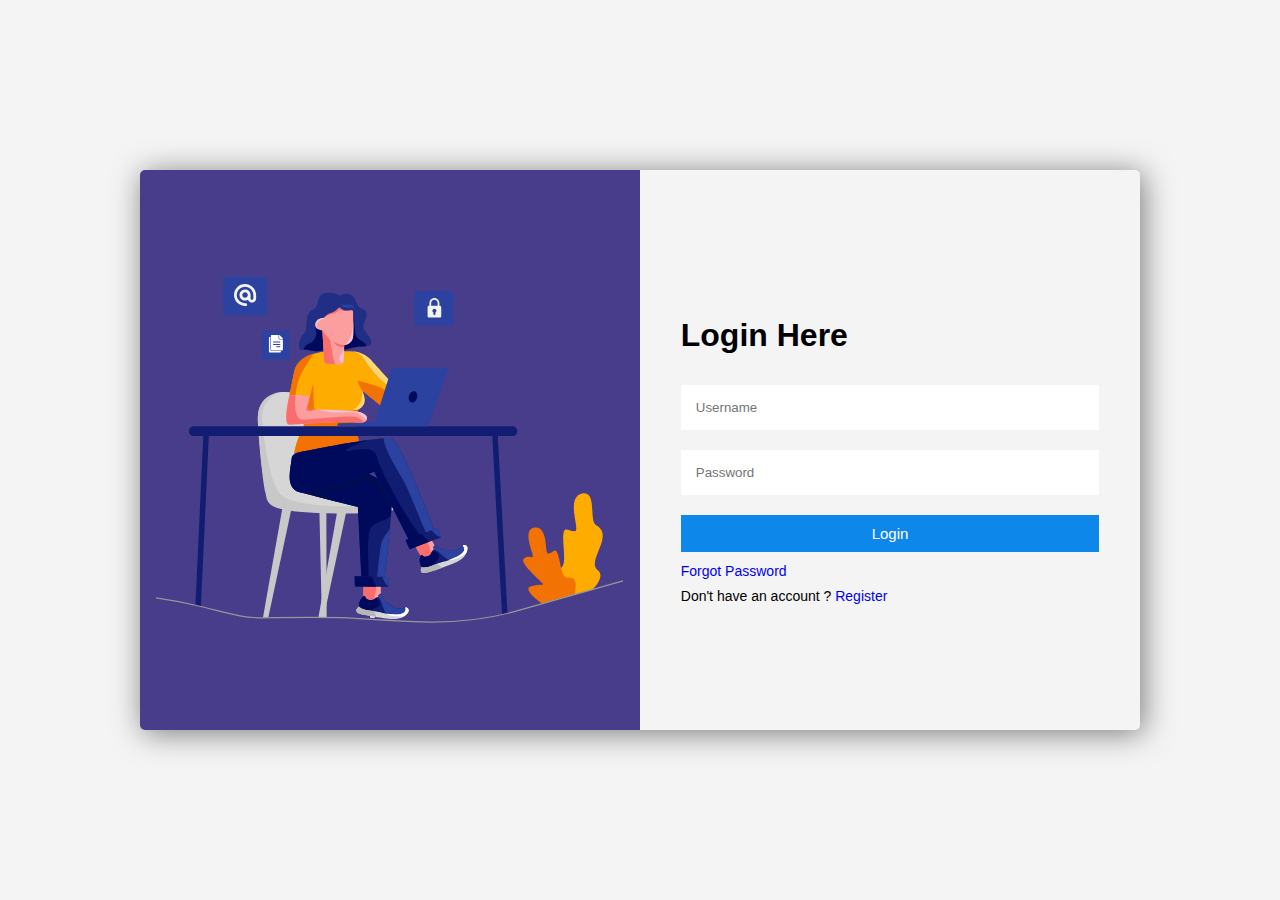
<file: animatedloginui/index.html>
<!DOCTYPE html>
<html lang="en">

<head>

    <title>Animated Login UI</title>

    <!-- fontawesome cdn -->
    <link rel="stylesheet" href="https://cdnjs.cloudflare.com/ajax/libs/font-awesome/5.15.4/css/all.min.css"
        integrity="sha512-1ycn6IcaQQ40/MKBW2W4Rhis/DbILU74C1vSrLJxCq57o941Ym01SwNsOMqvEBFlcgUa6xLiPY/NS5R+E6ztJQ=="
        crossorigin="anonymous" referrerpolicy="no-referrer" />

    <link href="css/style.css" rel="stylesheet" type="text/css">
</head>

<body>



    <div class="container">

        <!-- Start Login Section -->
        <div class="main-container login">

            <div class="img-container login-img">
                <img src="./img/login.svg" alt="login">
            </div>

            <div class="form-container login-form">

                <form action="" method="">
                    <h1 class="text-center pb-3">Login Here</h1>


                    <input type="text" name="username" id="username" class="form-control" placeholder="Username"
                        autocomplete="off">



                    <input type="password" name="password" id="password" class="form-control" placeholder="Password">


                    <div class="d-grid">
                        <button type="submit" class="btn">Login</button>
                    </div>

                    <a href="#" class="forgot-link">Forgot Password</a>
                    <span>Don't have an account ? <a href="#" class="register-link">Register</a></span>
                </form>

            </div>

        </div>
        <!-- End Login Section -->







        <!-- Start Register Section -->
        <div class="main-container register">

            <div class="form-container register-form">

                <form action="" method="">
                    <h1 class="text-center pb-3">Register Here</h1>


                    <input type="text" name="usernamereg" id="usernamereg" class="form-control" placeholder="Username"
                        autocomplete="off">




                    <input type="text" name="emailreg" id="emailreg" class="form-control" placeholder="Email"
                        autocomplete="off">




                    <input type="password" name="passwordreg" id="passwordreg" class="form-control"
                        placeholder="Password">



                    <div class="d-grid">
                        <button type="submit" class="btn">Register</button>
                    </div>


                    <span>Have an account ? <a href="#" class="login-link">Login Here</a></span>
                </form>

            </div>


            <div class="img-container register-img">
                <img src="./img/register.svg" alt="register">
            </div>

        </div>
        <!-- End Register Section -->











        <!-- Start Forgot Section -->
        <div class="main-container forgot">

            <div class="form-container forgot-form">

                <form action="" method="">
                    <h1 class="text-center pb-3">Reset Password</h1>


                    <input type="text" name="emailfog" id="emailfog" class="form-control" placeholder="Email"
                        autocomplete="off">




                    <div class="d-grid">
                        <button type="submit" class="btn">Reset Password</button>
                    </div>


                    <span>We will send you a reset link!!!</span>
                </form>


                <div class="close">
                    <i class="fas fa-times"></i>
                </div>

            </div>





            <div class="img-container forgot-img">
                <img src="./img/forgot.svg" alt="forgot">
            </div>

        </div>
        <!-- End Forgot Section -->

    </div>















    <script src="js/app.js" type="text/javascript"></script>
</body>

</html>
</file>
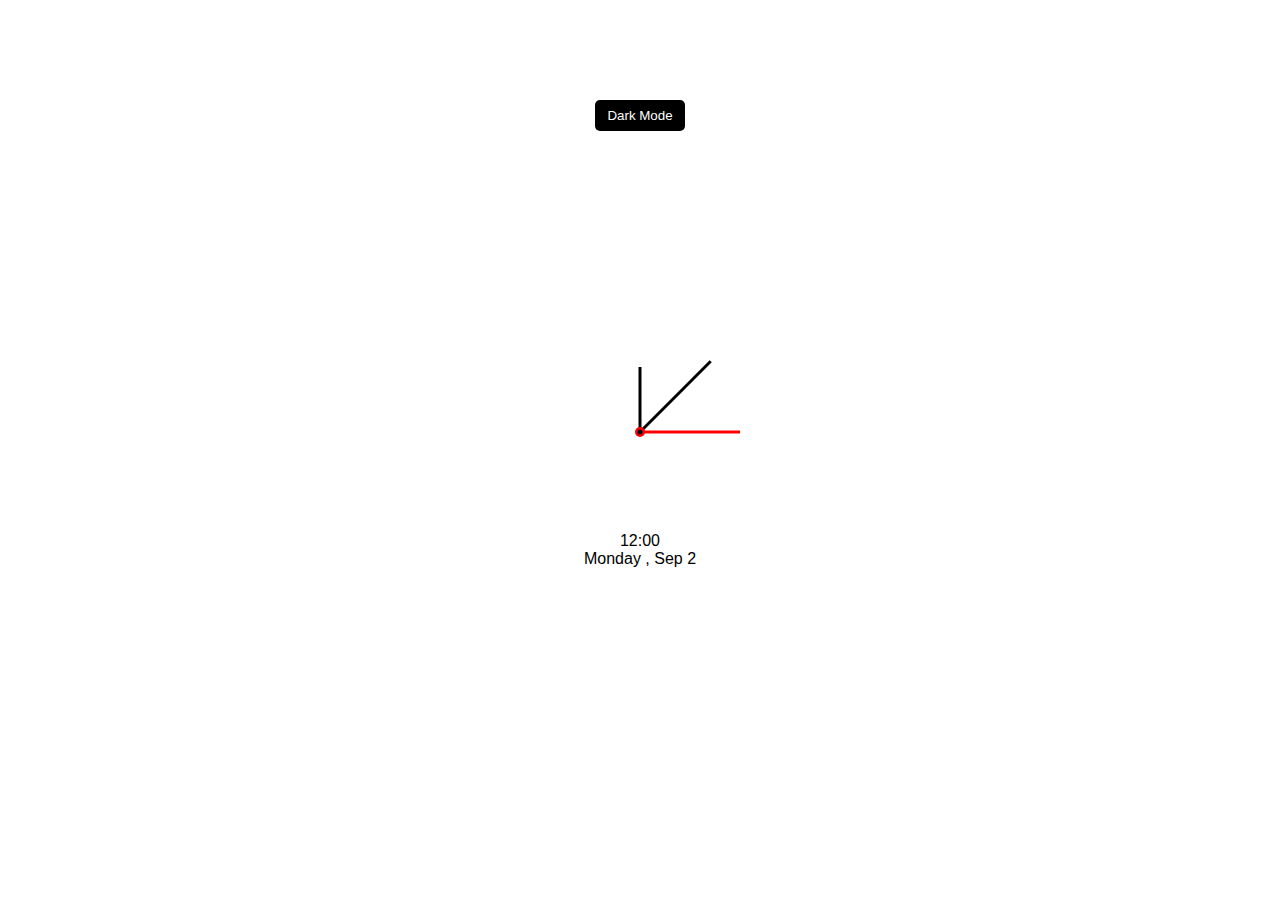
<file: clock/index.html>
<!DOCTYPE html>
<html lang="en">

<head>

    <title>Document</title>
    <link href="css/style.css" rel="stylesheet" type="text/css">
    <link rel="stylesheet" href="https://cdnjs.cloudflare.com/ajax/libs/font-awesome/6.0.0-beta2/css/all.min.css"
        integrity="sha512-YWzhKL2whUzgiheMoBFwW8CKV4qpHQAEuvilg9FAn5VJUDwKZZxkJNuGM4XkWuk94WCrrwslk8yWNGmY1EduTA=="
        crossorigin="anonymous" referrerpolicy="no-referrer" />
</head>

<body>



    <button class="toggle"><i class="fas fa-moon"></i>Dark Mode</button>

    <div class="clock-container">
        <div class="clock">
            <div class="needle hour"></div>
            <div class="needle minute"></div>
            <div class="needle second"></div>
            <div class="center-point"></div>

        </div>

        <div class="time">12:00</div>
        <div class="date">Monday , Sep <span class="circle">2</span></div>
    </div>











    <script src="js/app.js" type="text/javascript"></script>
</body>

</html>
</file>
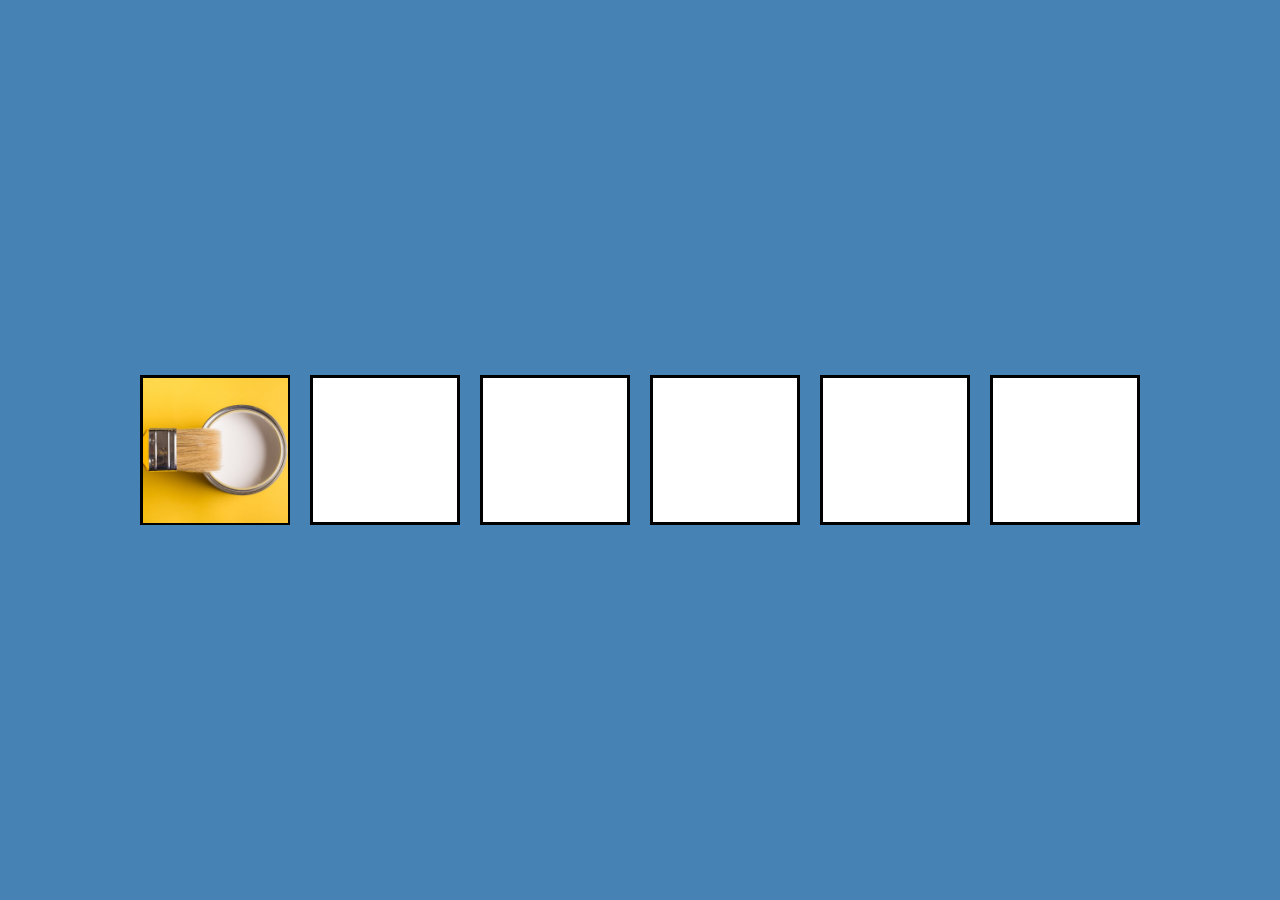
<file: draganddrop/index.html>
<!DOCTYPE html>
<html lang="en">

<head>

    <title>Drag And Drop</title>

    <link href="css/style.css" rel="stylesheet" type="text/css">
</head>

<body>



    <div class="empty">
        <div class="fill" draggable="true"></div>
    </div>

    <div class="empty"></div>
    <div class="empty"></div>
    <div class="empty"></div>
    <div class="empty"></div>
    <div class="empty"></div>









    <script src="js/app.js" type="text/javascript"></script>
</body>

</html>
</file>
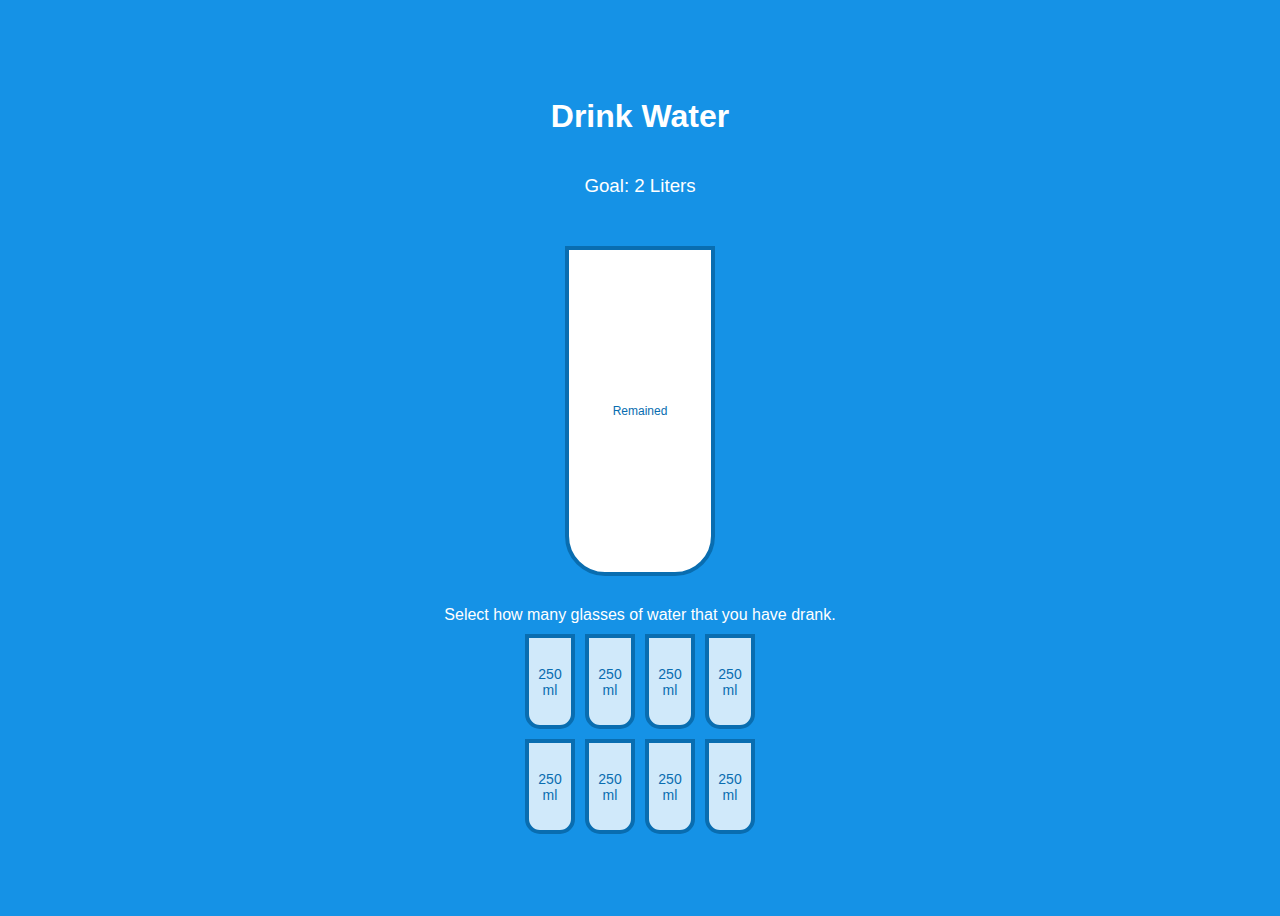
<file: drinkwater/index.html>
<!DOCTYPE html>
<html lang="en">

<head>

    <title>Drink Water</title>
    <link href="css/style.css" rel="stylesheet" type="text/css">
</head>

<body>



    <h1>Drink Water</h1>

    <h3>Goal: 2 Liters</h3>


    <div class="cup">

        <div id="remained" class="remained">
            <span id="liters"></span>
            <small>Remained</small>
        </div>


        <div id="percentage" class="percentage"></div>

    </div>



    <p class="text">Select how many glasses of water that you have drank.</p>

    <div class="cups">
        <div class="cup cup-small ">250 ml</div>
        <div class="cup cup-small">250 ml</div>
        <div class="cup cup-small">250 ml</div>
        <div class="cup cup-small">250 ml</div>
        <div class="cup cup-small">250 ml</div>
        <div class="cup cup-small">250 ml</div>
        <div class="cup cup-small">250 ml</div>
        <div class="cup cup-small">250 ml</div>
    </div>
















    <script src='js/app.js' type="text/javascript"></script>
</body>

</html>
</file>
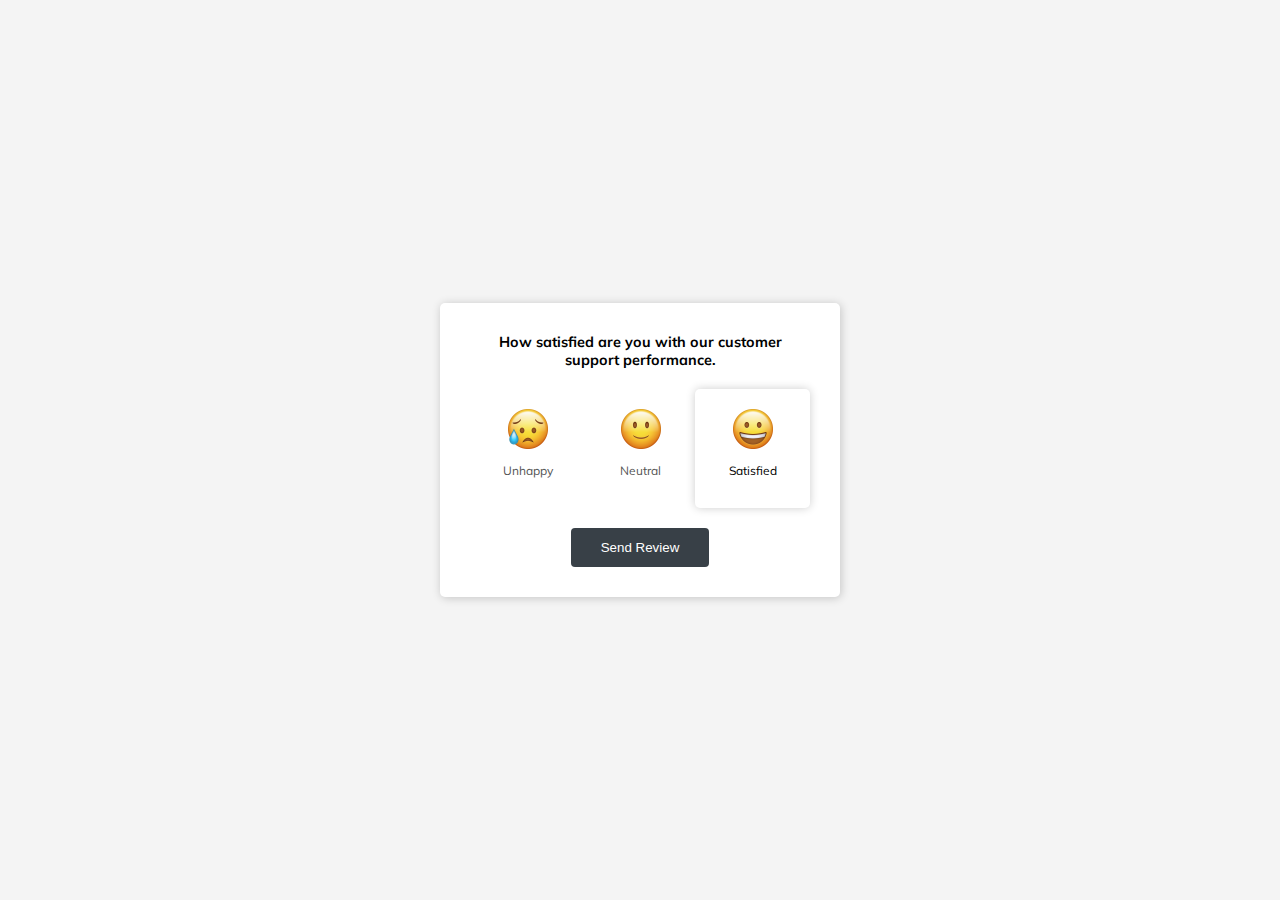
<file: feedback/index.html>
<!DOCTYPE html>
<html lang="en">

<head>

    <title>Feedback</title>
    <!-- fontawesome cdn -->
    <link rel="stylesheet" href="https://cdnjs.cloudflare.com/ajax/libs/font-awesome/5.15.4/css/all.min.css"
        integrity="sha512-1ycn6IcaQQ40/MKBW2W4Rhis/DbILU74C1vSrLJxCq57o941Ym01SwNsOMqvEBFlcgUa6xLiPY/NS5R+E6ztJQ=="
        crossorigin="anonymous" referrerpolicy="no-referrer" />

    <link href="css/style.css" rel="stylesheet" type="text/css">
</head>

<body>



    <div id="panel" class="panel-container">

        <strong>How satisfied are you with our customer support performance.</strong>

        <div class="ratings-container">

            <div class="rating">
                <img src="./img/unhappy.png" alt="unhappy" />
                <small>Unhappy</small>
            </div>

            <div class="rating">
                <img src="./img/neutral.png" alt="neutral" />
                <small>Neutral</small>
            </div>

            <div class="rating active">
                <img src="./img/satisfied.png" alt="satisfied" />
                <small>Satisfied</small>
            </div>

        </div>

        <button id="send" class="btn">Send Review</button>

    </div>











    <script src="js/app.js" type="text/javascript"></script>
</body>

</html>
</file>
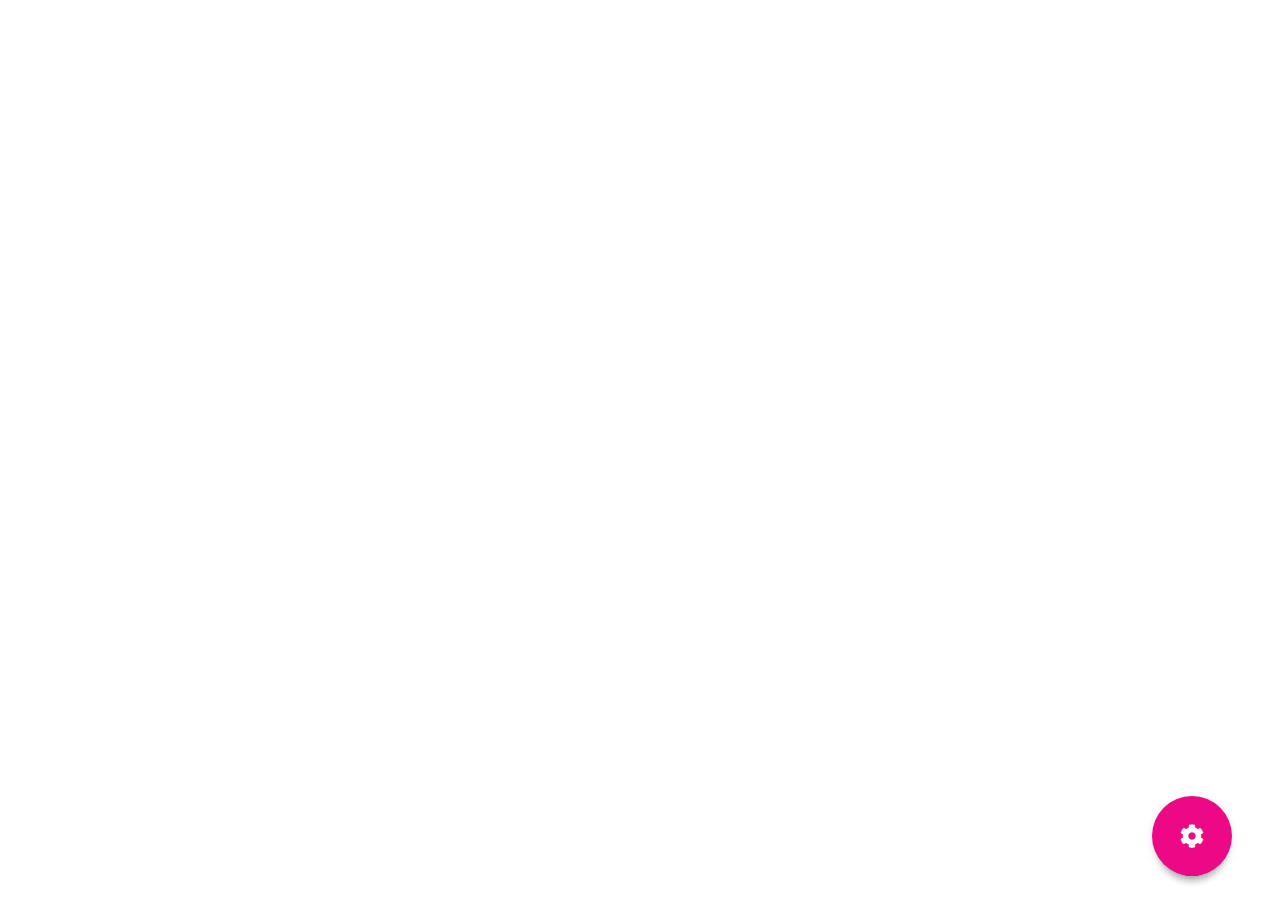
<file: floatactionbutton/index.html>
<!DOCTYPE html>
<html lang="en">

<head>

    <title>Document</title>
    <!-- fontawsome css1 -->
    <link rel="stylesheet" href="https://cdnjs.cloudflare.com/ajax/libs/font-awesome/5.15.4/css/all.min.css"
        integrity="sha512-1ycn6IcaQQ40/MKBW2W4Rhis/DbILU74C1vSrLJxCq57o941Ym01SwNsOMqvEBFlcgUa6xLiPY/NS5R+E6ztJQ=="
        crossorigin="anonymous" referrerpolicy="no-referrer" />

    <link href="css/style.css" rel="stylesheet" type="text/css">
</head>

<body>





    <div class="btns ">


        <div class="btn-icon"><i class="fab fa-facebook-f"></i></div>

        <div class="btn-icon"><i class="fab fa-twitter"></i></div>

        <div class="btn-icon"><i class="fab fa-whatsapp"></i></div>

        <div class="btn-icon"><i class="far fa-envelope"></i></div>


    </div>





    <div id="btnprimary" class="btn-icon"><i class="fas fa-cog"></i></div>



















    <script src="js/app.js" type="text/javascript"></script>
</body>

</html>
</file>
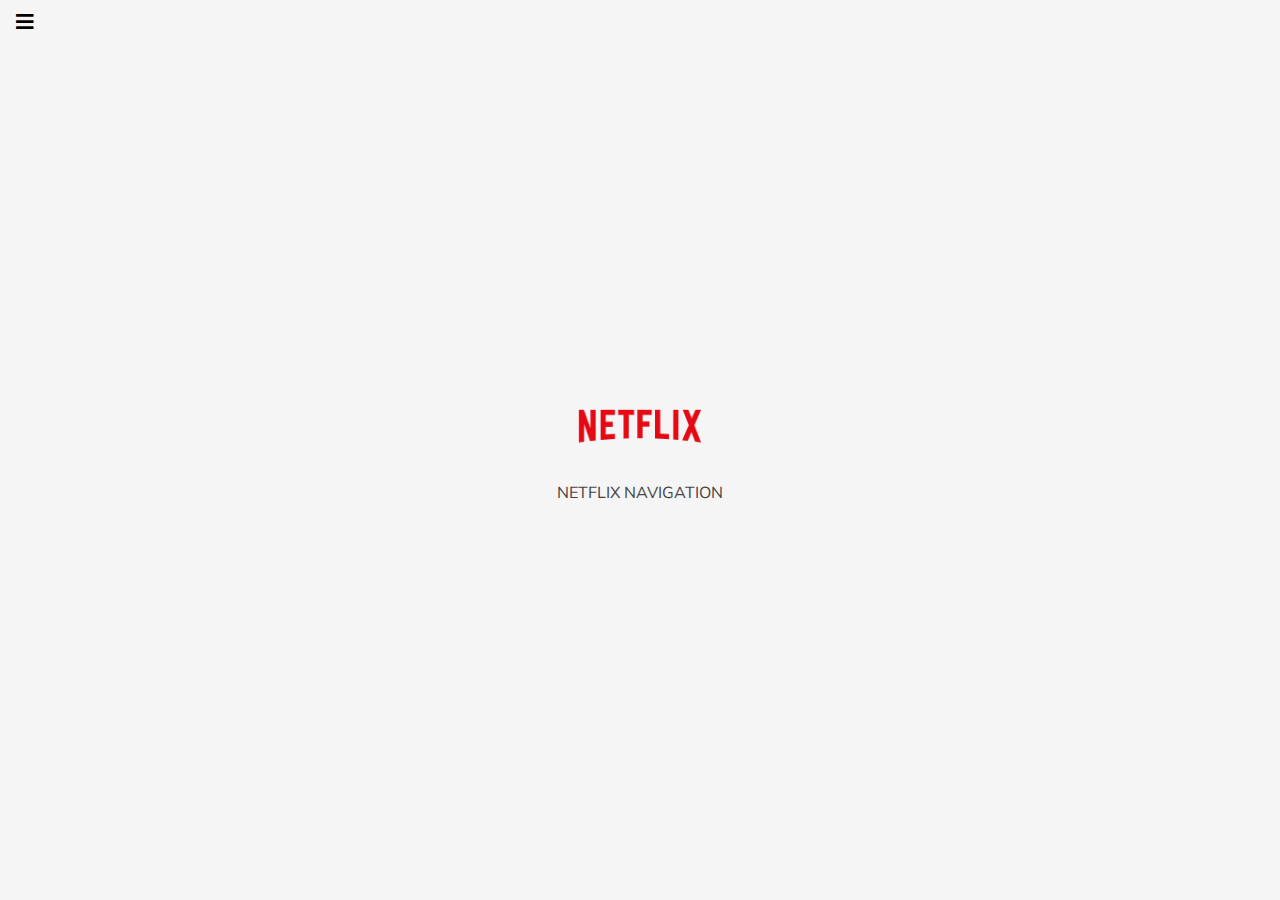
<file: netflix/index.html>
<!DOCTYPE html>
<html lang="en">

<head>

    <title>Document</title>
    <!-- fontawesome link -->
    <link rel="stylesheet" href="https://cdnjs.cloudflare.com/ajax/libs/font-awesome/5.15.4/css/all.min.css"
        integrity="sha512-1ycn6IcaQQ40/MKBW2W4Rhis/DbILU74C1vSrLJxCq57o941Ym01SwNsOMqvEBFlcgUa6xLiPY/NS5R+E6ztJQ=="
        crossorigin="anonymous" referrerpolicy="no-referrer" />

    <link href="css/style.css" rel="stylesheet" type="text/css">

</head>

<body>

    <button class="nav-btn open-btn">
        <i class="fas fa-bars"></i>
    </button>

    <img src="img/netflixlogo.png " class="logo" alt="logo">
    <p class="text">Netflix Navigation</p>


    <div class="nav nav-black ">
        <div class="nav nav-red ">
            <div class="nav nav-white ">
                <button class="nav-btn close-btn"><i class="fas fa-times"></i></button>
                <img src="img/netflixlogo.png" class="logo" alt="logo">

                <ul class="list">
                    <li><a href="#">Teams</a></li>
                    <li><a href="#">Location</a></li>
                    <li><a href="#">Life at Netflix</a></li>
                    <li>
                        <ul>
                            <li><a href="#">Netflix culture memo</a></li>
                            <li><a href="#">Netflix life balance</a></li>
                            <li><a href="#">Inclusion & diversity</a></li>
                            <li><a href="#">Blogs</a></li>

                        </ul>
                    </li>
                </ul>

            </div>
        </div>
    </div>


    <script src="js/app.js" type="text/javascript"></script>
</body>

</html>
</file>
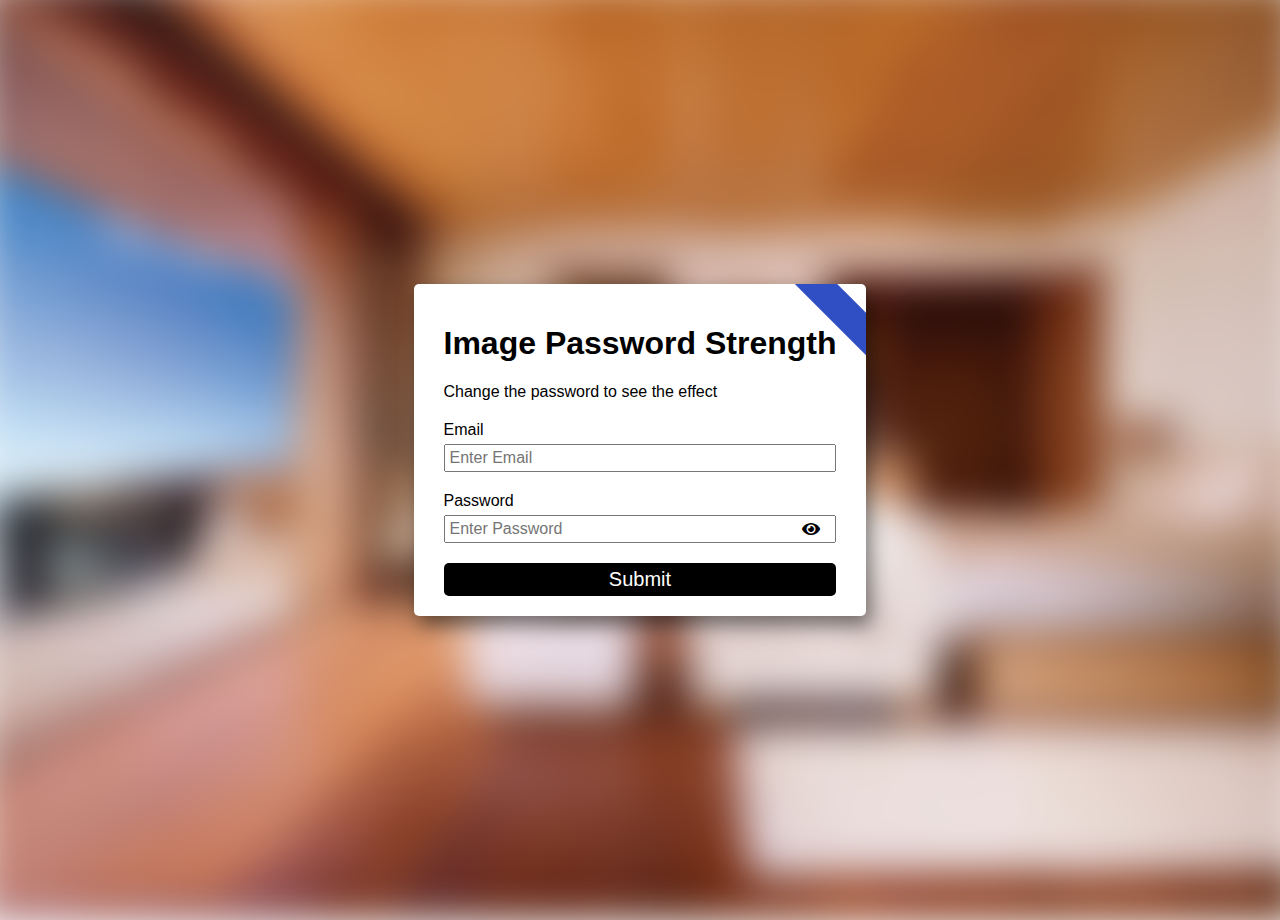
<file: passwordstrengthbackground/index.html>
<!DOCTYPE html>
<html lang="en">

<head>

    <title>Password Strength Background</title>
    <link href="css/style.css" rel="stylesheet" type="text/css">

    <link rel="stylesheet" href="https://cdnjs.cloudflare.com/ajax/libs/font-awesome/5.15.4/css/all.min.css"
        integrity="sha512-1ycn6IcaQQ40/MKBW2W4Rhis/DbILU74C1vSrLJxCq57o941Ym01SwNsOMqvEBFlcgUa6xLiPY/NS5R+E6ztJQ=="
        crossorigin="anonymous" referrerpolicy="no-referrer" />
</head>

<body>


    <div id="background" class="background"></div>

    <div class="container">
        <h1>Image Password Strength</h1>
        <p>Change the password to see the effect</p>

        <form accept="" method="">

            <div class="form-group">
                <label for="email">Email</label>
                <input type="text" name="email" id="email" class="form-control" placeholder="Enter Email">

            </div>


            <div class="form-group">
                <label for="password">Password</label>
                <input type="password" name="password" id="password" class="form-control" placeholder="Enter Password">
                <i id="eye" class="fas fa-eye"></i>
            </div>

            <button type="submit" class="btn">Submit</button>
        </form>
    </div>






    <script src="js/app.js" type="text/javascript"></script>
</body>

</html>
</file>
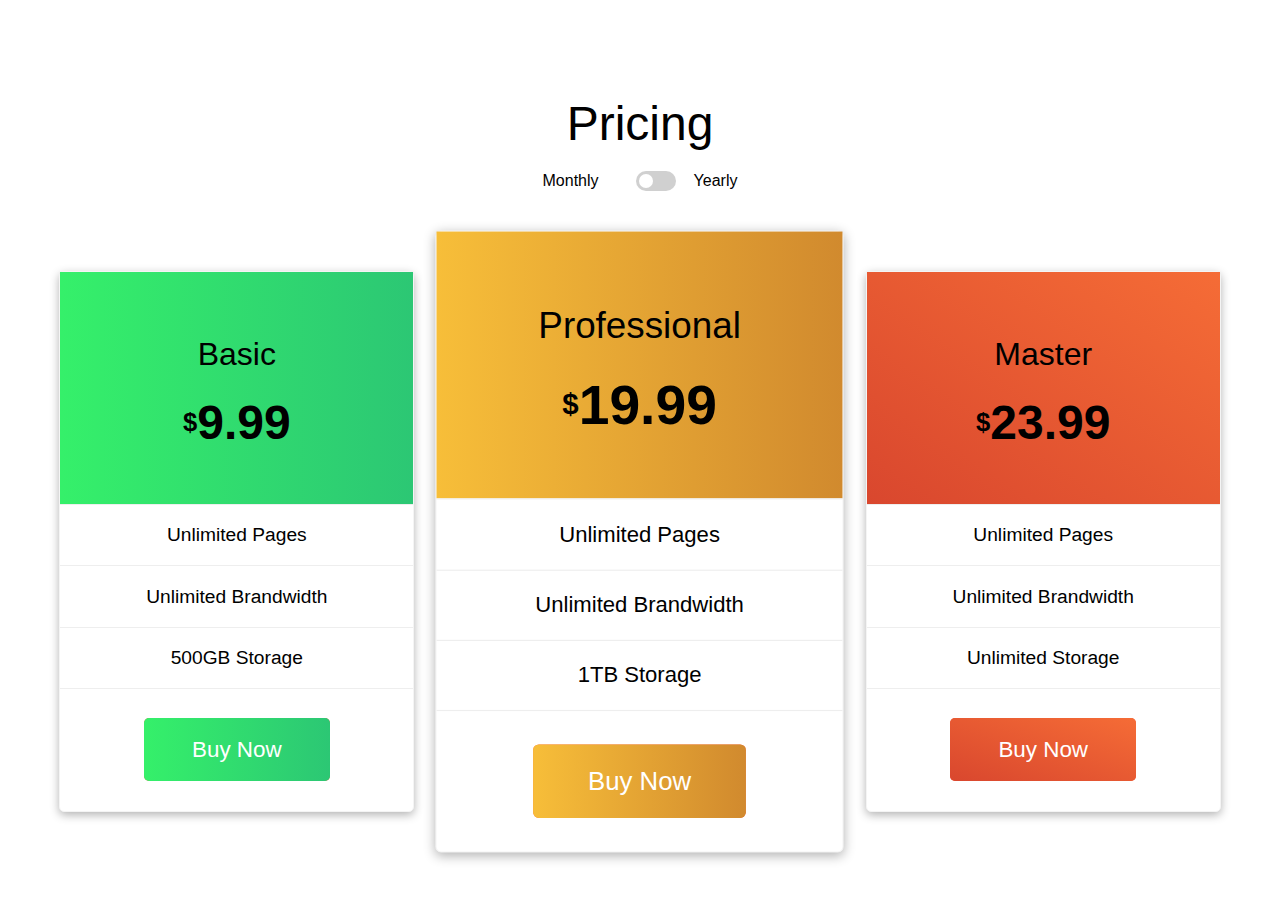
<file: pricingsection/index.html>
<!DOCTYPE html>
<html lang="en">

<head>

    <title>Pricing Section</title>
    <link href="css/style.css" rel="stylesheet" type="text/css">

</head>

<body>



    <div class="container">

        <div class="title">
            <h2>Pricing</h2>

            <div class="toggle-container">
                <p>Monthly</p>

                <input type="checkbox" name="toggle" id="toggle" class="toggle">
                <label for="toggle" id="slider" class="label">
                    <div class="ball"></div>
                </label>

                <p>Yearly</p>
            </div>
        </div>



        <!-- Start Pricing Section -->
        <div class="price-container">

            <div class="price-box">
                <div class="box box1">
                    <p>Basic</p>
                    <h5><span>$</span><span class="basic">9.99</span></h5>
                </div>
                <div class="price-list">
                    <ul>
                        <li>Unlimited Pages</li>
                        <li>Unlimited Brandwidth</li>
                        <li>500GB Storage</li>
                    </ul>

                    <a href="#" class="btn btn1">Buy Now</a>
                </div>
            </div>

            <!-- Box 2 -->
            <div class="price-box">
                <div class="box box2">
                    <p>Professional</p>
                    <h5><span>$</span><span class="prof">19.99</span></h5>
                </div>
                <div class="price-list">
                    <ul>
                        <li>Unlimited Pages</li>
                        <li>Unlimited Brandwidth</li>
                        <li>1TB Storage</li>
                    </ul>

                    <a href="#" class="btn btn2">Buy Now</a>
                </div>
            </div>

            <!-- Box 3 -->
            <div class="price-box">
                <div class="box box3">
                    <p>Master</p>
                    <h5><span>$</span><span class="master">23.99</span></h5>
                </div>
                <div class="price-list">
                    <ul>
                        <li>Unlimited Pages</li>
                        <li>Unlimited Brandwidth</li>
                        <li>Unlimited Storage</li>
                    </ul>

                    <a href="#" class="btn btn3">Buy Now</a>
                </div>
            </div>


        </div>
        <!-- End Pricing Section -->



    </div>
























    <script src="js/app.js" type="text/javascript"></script>
</body>

</html>
</file>
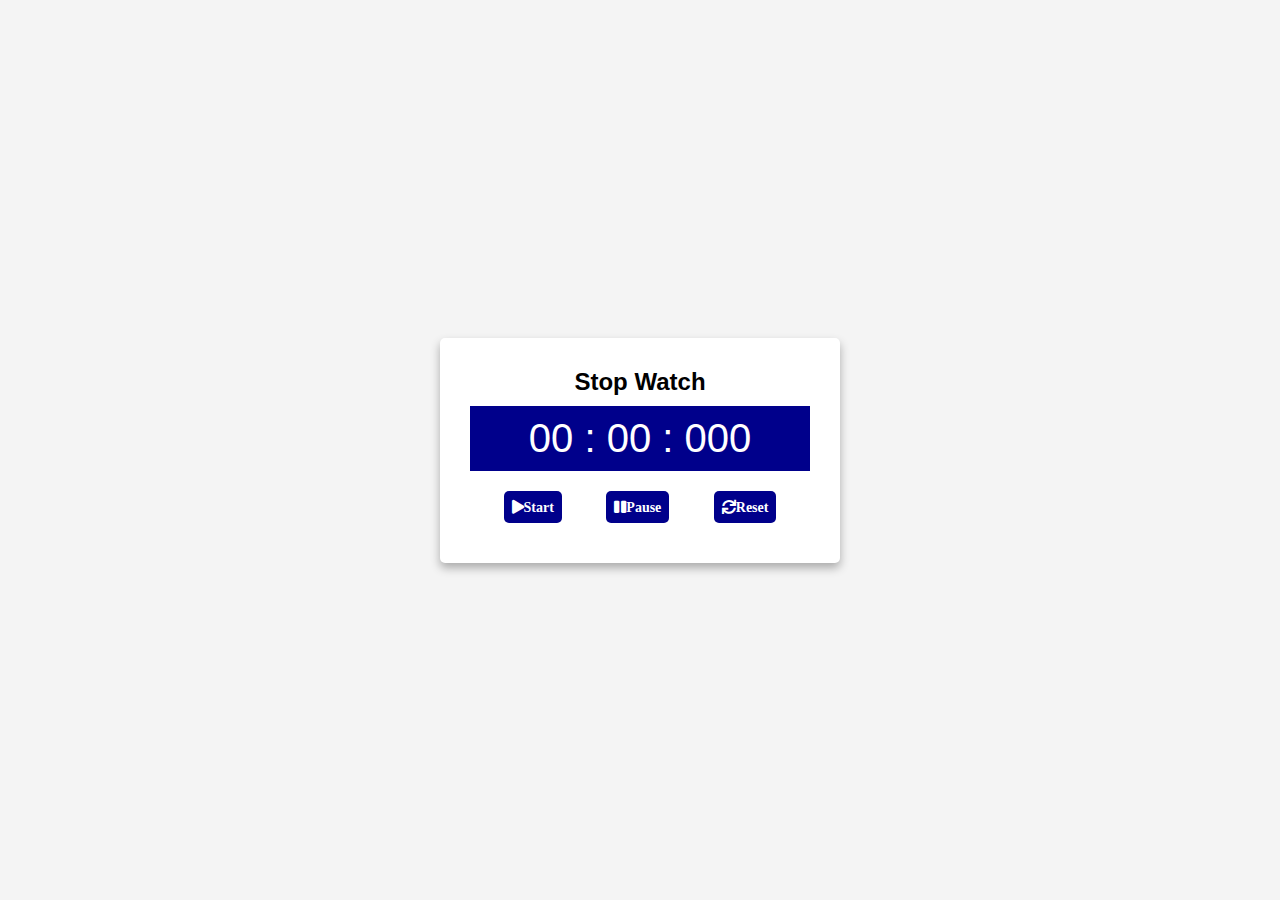
<file: stopwatch/index.html>
<!DOCTYPE html>
<html lang="en">

<head>

    <title>Stop Watch</title>
    <link rel="stylesheet" href="https://cdnjs.cloudflare.com/ajax/libs/font-awesome/5.15.4/css/all.min.css"
        integrity="sha512-1ycn6IcaQQ40/MKBW2W4Rhis/DbILU74C1vSrLJxCq57o941Ym01SwNsOMqvEBFlcgUa6xLiPY/NS5R+E6ztJQ=="
        crossorigin="anonymous" referrerpolicy="no-referrer" />

    <link href="css/style.css" rel="stylesheet" type="text/css">
</head>

<body>


    <div class="container">

        <h2>Stop Watch</h2>

        <div class="display">00 : 00 : 000</div>

        <div class="controls">
            <button class="btn start"><i class="fas fa-play">Start</i></button>
            <button class="btn pause"><i class="fas fa-pause">Pause</i></button>
            <button class="btn reset"><i class="fas fa-sync">Reset</i></button>

        </div>
    </div>




    <script src="js/app.js" type="text/javascript"></script>
</body>

</html>


<!-- 15L3SW -->
</file>
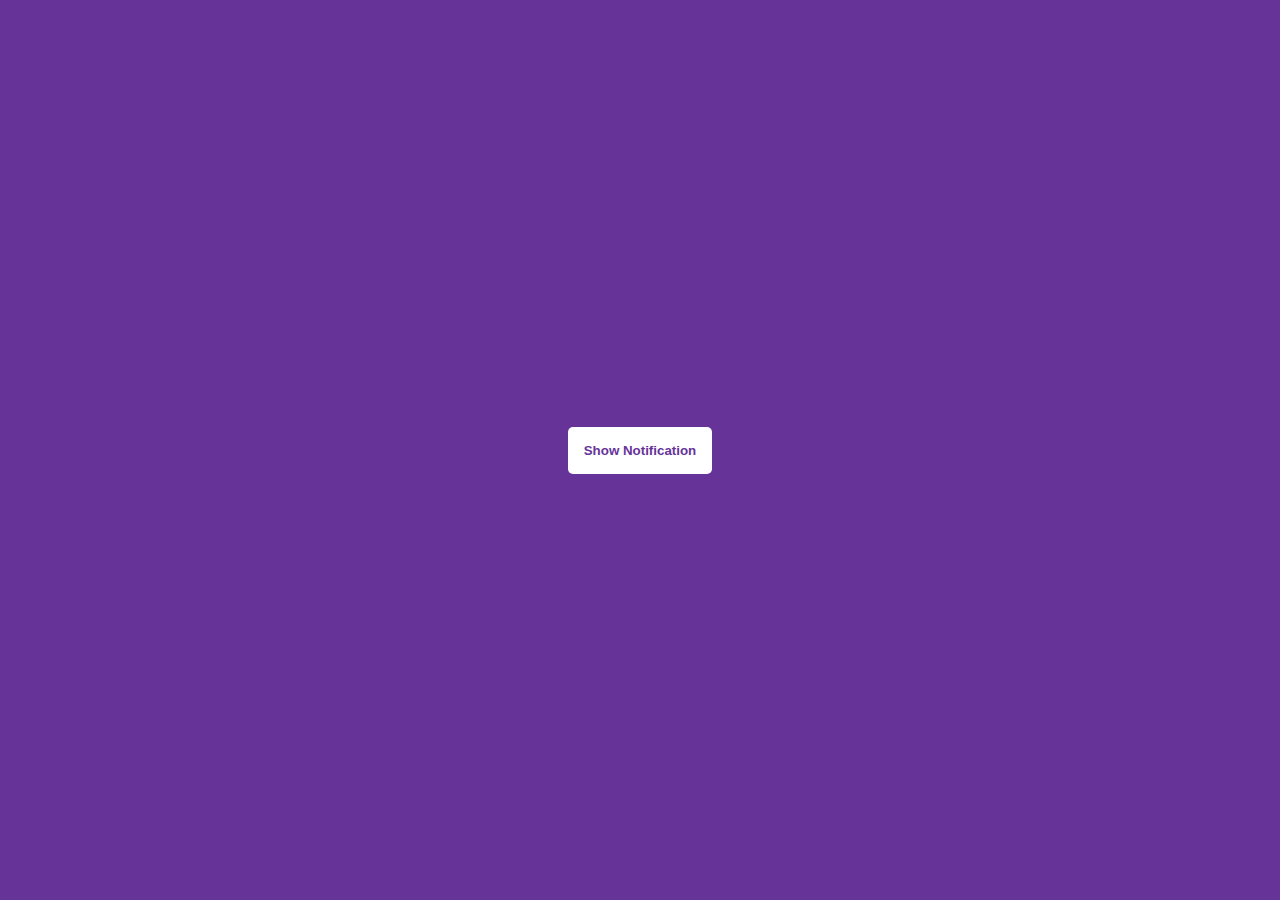
<file: toastnotification/index.html>
<!DOCTYPE html>
<html lang="en">

<head>

    <title>Document</title>
    <link href="css/style.css" rel="stylesheet" type="text/css">
</head>

<body>

    <div id="toasts">
        <!-- <div class="toast">Hello Myanmar</div>
        <div class="toast">Hello Mandalay</div> -->
    </div>

    <button id="button" class="btn">Show Notification</button>














    <script src="js/app.js" type="text/javascript"></script>
</body>

</html>
</file>
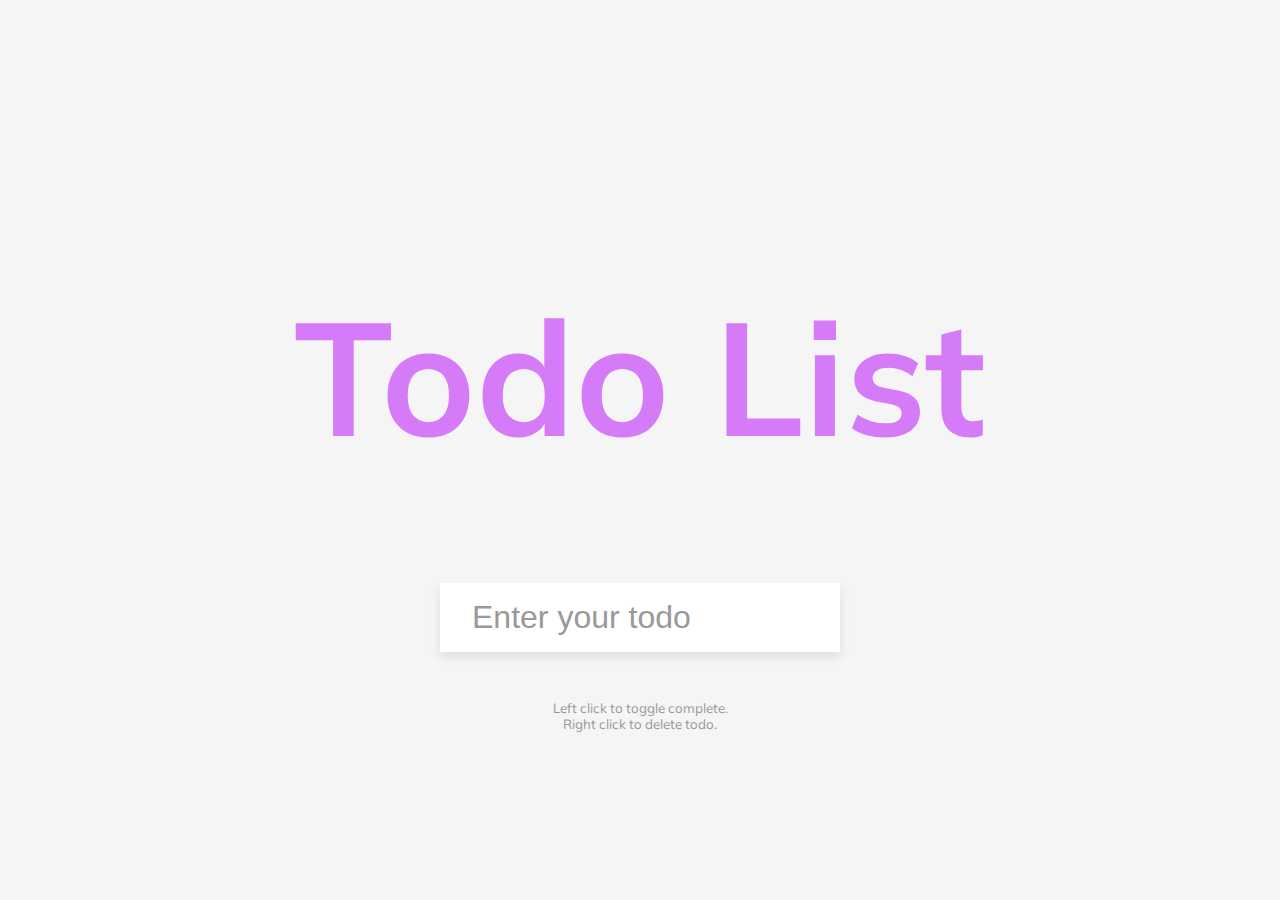
<file: todolist/index.html>
<!DOCTYPE html>
<html lang="en">

<head>

    <title>Todo List</title>
    <link href="css/style.css" rel="stylesheet" type="text/css">
</head>

<body>


    <h1>Todo List</h1>

    <form id="form" action="" method="">

        <input type="text" name="input" id="input" class="input" placeholder="Enter your todo" autocomplete="off" />


        <ul id="todos" class="todos">
            <!-- <li>have to do</li>
            <li class="completed">have to eat</li> -->

        </ul>

    </form>







    <small>Left click to toggle complete.
        <br>
        Right click to delete todo.
    </small>





    <script src="js/app.js" type="text/javascript"></script>
</body>

</html>
</file>
<file: animatedloginui/css/style.css>
*{
    box-sizing: border-box;
}


body{
    font-family: sans-serif;
    background: #f4f4f4;
    min-height: 100vh;

    display: flex;
    justify-content: center;
    align-items: center;

    margin: 0;
    overflow: hidden;
}


.container{
    width: 65rem;
    padding: 20px ;
}


.main-container{
    width: 100%;
    height: 35rem;
    border-radius: 5px;
    box-shadow: 3px 3px 30px rgba(0,0,0,0.5);

    display: flex;
    justify-content: space-between;
    align-items: center;

   

    overflow: hidden;
}


.img-container{
    width: 50%;
    height: 100%;
    background: darkslateblue;
    padding: 4rem 1rem;

    display: flex;
    justify-content: center;
    align-items: center;
}

img{
    width: 100%;
}



.form-container{
    width: 50%;
    height: 100%;
    padding: 20px;

    display: flex;
    justify-content: center;
    align-items: center;
    flex-direction: column;
}


.form-control{
    width: 100%;
    border: 0;
    padding: 15px;
    margin: 10px 0;
}


.btn{
    width: 100%;
    background: #0e87eb;
    color: #fff;
    font-size: 15px;
    border:0;
    padding: 10px 0;
    margin: 10px 0;
    cursor: pointer;
}


.form-control:focus,.btn:focus{
    outline: 0;
}


form a{
    text-decoration: none;
    font-size: 14px;
}

form span{
    display: block;
    font-size: 14px;
    margin-top: 8px;
}




.close{
   width: 2rem;
   height: 2rem;
   border: 1px solid red;
   /* as display:  flex; */
    text-align: center;
    line-height: 2rem;

    cursor: pointer;
    border-radius: 50%;

    position: absolute;
    top: 1rem;
    left: 1rem;
}


.close .fa-times{
    color: red;
}


.register,.forgot{
    display: none;
}



.forgot{
    position: relative;
}



.img-container{
    animation: myanidown 0.5s ease;
}

.form-container{
    animation: myaniup 0.5s ease;
}

@keyframes myanidown {
    0%{
        transform: translateY(-100%);
    }

    100%{
        transform: translateY(0%);
    }
}


@keyframes myaniup {
    0%{
        transform: translateY(100%);
    }

    100%{
        transform: translateY(0%);
    }
}



@media (max-width:600px){

    .img-container{
        display: none;
        
    }

    .form-container{
        width: 100%;
    }

}
</file>
<file: clock/css/style.css>
:root{
    --primary-color:#000;
    --secondary-color:#fff;
}

/* Dark  */
html.dark{
    --primary-color:#fff;
    --secondary-color:#333;
}

html.dark{
    background-color:var(--secondary-color);
    color: var(--primary-color);
}



*{
    box-sizing: border-box;
}


body{
    font-family: sans-serif;
    height: 100vh;

    display: flex;
    justify-content: center;
    align-items: center;
    flex-direction: column;

    margin:0;
    overflow: hidden;
}


.toggle{
    background-color: var(--primary-color);
    color: var(--secondary-color);
    padding: 8px 12px;
    border: 0;
    border-radius: 5px;

    position: absolute;
    top: 100px;

    cursor: pointer;
}

.toggle:focus{
    outline: 0;
}

.clock-container{
    display: flex;
    justify-content: center;
    align-items: center;
    flex-direction: column;
}


.clock{
    width: 200px;
    height: 200px;
    /* background-color: #f0f0f0; */

    position: relative;
}

.needle{
    width: 3px;
    height: 65px;
    background:var(--primary-color);

    position: absolute;
    top: 50%;
    left: 50%;

    /* right bottom */
    transform-origin: bottom center;
}


.needle.hour{
    transform: translate(-50%,-100%) rotate(0deg);
}


.needle.minute{
    height: 100px;
    transform: translate(-50%,-100%) rotate(45deg);
}

.needle.second{
    height: 100px;
    background: red;
    transform: translate(-50%,-100%) rotate(90deg);
}


.center-point{
    width: 10px;
    height: 10px;
    background: red;
    border-radius: 100%;

    position: absolute;
    top: 50%;
    left: 50%;

    transform: translate(-50%,-50%);
}

.center-point::before{
    content: '';
    width: 5px;
    height: 5px;
    background: var(--primary-color);
    border-radius: 100%;

    position: absolute;
    top: 50%;
    left: 50%;

    transform: translate(-50%,-50%);
}
</file>
<file: draganddrop/css/style.css>
*{
    box-sizing: border-box;
}


body{
    background: steelblue;
    font-family: sans-serif;
    height: 100vh;

    display: flex;
    justify-content: center;
    align-items: center;

    margin: 0;
    overflow: hidden;
}


.empty{
    width: 150px;
    height: 150px;
    background: #fff;
    border: 3px solid #000;

    margin: 10px;
}


.fill{
    width: 145px;
    height: 145px;

    background-image: url(../img/paint.jpg);
    background-repeat: no-repeat;
    background-position: center;
    background-size: cover;

    cursor: pointer;
}


.hold{
    border: 5px solid #ccc;
}


.hovered{
    background: #333;
    border-color: #fff;
    border-style: dashed;
}



@media (max-width:800px){
    body{
        flex-direction: column;
    }
}
</file>
<file: drinkwater/css/style.css>
:root{
	--border-color: #096db0;
	--fill-color: #38a2e8;
}

*{
	box-sizing: border-box;
}

body{
	font-family: sans-serif;
	background-color: #1592e6;
	color: #fff;
	min-height: 100vh;

	display: flex;
	justify-content: center;
	align-items: center;
	flex-direction: column;
}

h1{
	margin-top: 10px 0 0;
}

h3{
	font-weight: 400;
}

.cup{
	width: 150px;
	height: 330px;
	background-color: #fff;
	color: var(--border-color);
	border: 4px solid var(--border-color);
	border-radius: 0 0 40px 40px;
	margin: 30px 0;

	display: flex;
	justify-content: center;
	align-items: center;
	flex-direction: column;

	overflow: hidden;
}

.cups{
	width: 280px;
	display: flex;
	justify-content: center;
	align-items: center;
	flex-wrap: wrap;
}

.cup.cup-small{
	width: 50px;
	height: 95px;
	background-color: rgba(255,255,255,0.8);
	border-radius: 0 0 15px 15px;
	text-align: center;
	font-size: 14px;
	margin: 5px;
	cursor: pointer;

	transition: all 0.3s ease;
}

.cup.cup-small.full{
	background-color: var(--fill-color);
	color: #fff;
}

.remained{
	display: flex;
	justify-content: center;
	align-items: center;
	flex-direction: column;
	flex: 1;

	transition: all 0.3s ease;
}

.remained span{
	font-size: 20px;
	font-weight: bold;
}

.remained small{
	font-size: 12px;
}

.percentage{
	width: inherit;
	height: 0px;
	background-color: var(--fill-color);
	font-size: 30px;
	font-weight: bold;

	display: flex;
	justify-content: center;
	align-items: center;

	transition: all 0.3s ease;
}

.text{
	margin: 0 0 5px;
}
</file>
<file: feedback/css/style.css>
@import url('https://fonts.googleapis.com/css2?family=Mulish:wght@300&display=swap');

*{
    box-sizing: border-box;
}


body{
    font-family: 'Mulish', sans-serif;
    background: #f4f4f4;
    min-height: 100vh;

    display: flex;
    justify-content: center;
    align-items: center;

    margin:0;
    overflow: hidden;
}


.rating img{
    width: 40px;
}


.panel-container{
    width: 400px;
    background: #fff;
    padding: 30px;
    box-shadow: 1px 1px 10px rgba(0,0,0,0.2);
    border-radius: 5px;
    font-size: 90%;
    text-align: center;
    
    display: flex;
    justify-content: center;
    align-items: center;
    
    flex-direction: column;
}


.ratings-container{
    margin: 20px 0;
    display: flex;

}


.rating{
    padding: 20px;
    cursor: pointer;

    transition: all 0.3s;
}

.rating:hover,.rating.active{
    box-shadow: 0px 0px 10px rgba(0,0,0,0.2);
    border-radius: 5px;
}


.rating small{
    display: inline-block;
    color: #555;
    margin:10px 0;
}

.rating:hover small,.rating.active small{
    color: #000;    
}


.btn{
    background: #384047;
    color: #fff;
    border: 0;
    padding: 12px 30px;
    border-radius: 4px;
    cursor: pointer;
}

.btn:focus{
    outline: 0;
}

.btn:active{
    transform: scale(0.98);
}

.fa-heart{
    color:red;
    margin: 10px 0;
    font-size: 30px;
}
</file>
<file: floatactionbutton/css/style.css>
*{
    box-sizing: border-box;
}


body{
    height:100vh;

    margin: 0;
    overflow: hidden;

}

a{
    text-decoration: none;
    color: #fff;
}

.btn-icon{
    width: 5rem;
    height: 5rem;
    background: #eb0985;
    color: #fff;
    font-size: 1.5rem;
    border-radius: 50%;
    box-shadow: 0 3px 10px rgba(0,0,0,0.1);

    display: flex;
    justify-content: center;
    align-items: center;

    cursor: pointer;

    position: absolute;
    bottom: 1.5rem;
    right: 3rem;


    transition: all 0.5s;
}


.btns.show .btn-icon:nth-of-type(1){
    bottom: 7.3rem;
    background: darkblue;
}



.btns.show .btn-icon:nth-of-type(2){
    bottom: 12.3rem;
    background: #05a5f5;
}


.btns.show .btn-icon:nth-of-type(3){
    bottom: 17.3rem;
    background: #09ed52;
}


.btns.show .btn-icon:nth-of-type(4){
    bottom: 22.3rem;
    background: tomato;
}


.btns .btn-icon{
    width: 4rem;
    height: 4rem;
    font-size: 1rem;

    right: 3.5rem;
}



 .btns  +  .btn-icon  i{
    animation: myani 2s linear infinite;
}


.btns.show  + .btn-icon i{
    animation:myani 2s linear  infinite reverse;
}

@keyframes myani {


    from{
        transform: rotate(0deg);
    }

    to{
        transform: rotate(1turn);
    }   


}
</file>
<file: netflix/css/style.css>
@import url('https://fonts.googleapis.com/css2?family=Mulish:wght@300&display=swap');

*{
    box-sizing: border-box;
}


body{
    font-family: 'Mulish', sans-serif;
    background: #f5f5f5;
    color: #444;
    height: 100vh;

    display: flex;
    justify-content: center;
    align-items: center;
    flex-direction: column;

    margin: 0;
    overflow: hidden;
}

.logo{
    width: 150px;
}

.text{
    text-transform:uppercase;
}


.nav-btn{
    background: transparent;
    border: none;
    cursor: pointer;
    font-size: 20px;
}


.open-btn{
    position: absolute;
    top: 10px;
    left: 10px;
}

.nav{
    position: absolute;
    top: 0;
    left: 0;

    height: 100vh;

    transform: translate(-100%);
    transition: all 0.3s ease-in-out;
}


.nav.visible{
    transform: translate(0);
}


.nav-black{
   width: 60%;
    max-width: 480px;
    min-width: 320px;
    background: #000;

    transition-delay: 0.4s;
}

.nav-black.visible{
    transition-delay: 0s;
}


.nav-red{
    width: 95%;
    background:red;

    transition-delay: 0.2s;
}

.nav-red.visible{
    transition-delay: 0.2s;
}

.nav-white{
    width: 95%;
    background: #fff;
    padding:40px;

    position: relative;

    transition-delay: 0s;

}

.nav-white.visible{
    transition-delay: 0.4s;
}

.close-btn{
    position:absolute;
    top: 40px;
    right: 30px;
    opacity: 0.3;
}


.list{
    list-style:none;
    margin:0;
    padding: 0;
}

.list li{
    margin:20px 0;
    list-style-type:none;
   
}

.list li a{
    color: #666;
    text-decoration: none;
    text-transform:uppercase;
    font-size:14px;
}

.list ul{
    padding-left: 20px;
}
</file>
<file: passwordstrengthbackground/css/style.css>
*{
    box-sizing: border-box;
}



body{
    font-family: sans-serif;
    height: 100vh;

    display: flex;
    justify-content: center;
    align-items: center;

    margin: 0;
    overflow: hidden;
}



.background{
   
    background-image:url(../img/myhotel.jpg);
    background-repeat: no-repeat;
    background-position: center;
    background-size: cover;

    position: absolute;
    top: -20px;
    left: -20px;
    right:-20px;
    bottom: -20px;

    filter: blur(20px);

    z-index: -1;
}



.container{
    background:#fff;
    padding: 20px 30px;
    border-radius: 5px;
    box-shadow: 5px 10px 20px rgba(0,0,0,0.5);

    position: relative;

    overflow: hidden;
}

.container::before{
    content: '';
    width: 150px;
    height: 30px;
    background:#314fc4 ;

    position: absolute;
    top: 20px;
    right: -60px;

    transform: rotate(45deg);

}


.form-group{
    margin: 20px 0;

    position: relative;
}


.form-group label{
    display: block;
    margin-bottom: 5px;
}


.form-control{
    width: 100%;
    padding: 3px 4px;
    font-size: 16px;
}

.form-control:focus{
    outline: 0;
}


.fas{
    position: absolute;
    top: 1.8rem;
    right: 1rem;
    cursor: pointer;
}








.btn{
    width: 100%;
    background:#000;
    color: #fff;
    font-size: 20px;
    padding:  5px 0;
    border-radius: 5px;
    border: 0;
    cursor: pointer;
}


.btn:focus{
    outline: 0;
}
</file>
<file: pricingsection/css/style.css>
*{
    box-sizing: border-box;
}



body{
    font-family: sans-serif;
    min-height: 100vh;

    display: flex;
    justify-content: center;
    align-items: center;

    margin: 0;
}



.title{
  
    margin-bottom: 3rem ;
}

.title h2{
    font-size: 3rem;
    font-weight: lighter;
    text-align: center;
    margin-bottom: 20px;
}


.toggle-container{
    display: flex;
    justify-content: center;
    align-items: center;
}


/* Child Selector (> ) */
.toggle-container > *{
    margin: 0 3px;
}



.toggle{
    visibility: hidden;
}

.label{
    width: 40px;
    height: 20px;
    background: #d0d0d0;
    border-radius: 50px;

    margin:0 15px;
    cursor: pointer;

    position: relative;
}

.toggle:checked + .label{
    background: #4beb70;
}

.ball{
    width: 14px;
    height: 14px;
    background: #fff;
    border-radius: 50%;

    position: absolute;
    top: 3px;
    left: 3px;

    animation: offani 0.3s linear forwards;
}

.toggle:checked + .label .ball{
    animation-name: onani;
    animation-duration: 0.3s;
    animation-timing-function: linear;
    animation-fill-mode: forwards;
}
                                                

@keyframes onani {
    0%{
        transform:translate(0) scale(1);
    }

    50%{
        transform: translate(10px) scale(1.2);
    }

    100%{
        transform: translate(20px) scale(1);
    }
}


@keyframes offani {
    0%{
        transform:translate(20px) scale(1);
    }

    50%{
        transform: translate(10px) scale(1.2);
    }

    100%{
        transform: translate(0) scale(1);
    }
}



.price-container{
    width: 90%;
    display: flex;
    justify-content: center;

    margin: auto;
}

.price-box{
    width: 25rem;
    background: #fff;
    border: 1px solid #f4f4f4;
    border-radius: 5px;
    box-shadow: 0 3px 10px rgba(0,0,0,0.3);

    text-align: center;
    padding-bottom: 3rem;

   margin:2rem 1.5rem;
}

.price-container .box{
    padding: 2rem 0;
}


.price-box p{
    font-size: 2rem;
    margin-bottom: 16px;
}

.price-box h5 span{
    font-size: 1.6rem;

    /* New Properties */
    vertical-align: middle;
}


.price-box h5 span:nth-of-type(2){
    font-size: 3rem;
}



.price-list ul{
    list-style: none;
    padding: 0;
    margin: 0;
    margin-bottom: 3rem;
}


.price-list ul li{
    font-size: 1.2rem;
    padding: 1.2rem 0;
    border-top: 1px solid #eee;
}


.price-list ul li:last-of-type{
    border-bottom: 1px solid #eee;
}



.price-list a{
    text-decoration: none;
    background-color: tomato;
    color: #fff;
    font-size: 1.4rem;
    padding: 1.2rem 3rem;
    border-radius: 5px;
    cursor: pointer;

    transition: all 0.3s ease;
}


.price-list a:hover{
    font-size: 1.5rem;
}


.box1,.btn1{
    background:linear-gradient(
        90deg,
        #35f06a,
        #2cc774
    );
}


.box2,.btn2{
    background:linear-gradient(
        90deg,
        #f7be39,
        #d18a2e
    );
}





.box3,.btn3{
    background:linear-gradient(
      to left  bottom,
        #f56c36,
        #d9472e
    );
}

 
  
.price-box:nth-of-type(2){
    transform: scale(1.15);
}
   

@media (max-width:800px){
    .price-container{
        width: 100%;
        flex-direction: column;
    }

    .price-box:nth-of-type(2){
        transform: scale(1);
    }
}


/* 4VA */
</file>
<file: stopwatch/css/style.css>
*{
    box-sizing: border-box;
}


body{
    background: #f4f4f4;
    font-family: sans-serif;
    height: 100vh;

    display: flex;
    justify-content: center;
    align-items: center;

    text-align: center;

    margin: 0;
    overflow: hidden;
}


.container{
    width: 400px;
    background: #fff;
    padding: 30px ;
    border-radius: 5px;
    box-shadow: 0 5px 10px rgba(0,0,0,0.3);
}


h2{
    margin: 0;
}


.display{
    background-color: darkblue;
    color: #fff;

    font-size: 2.5rem;
    padding: 10px;
    margin: 10px 0;
}


.controls{
    padding: 10px ;
}

.btn{
    background-color: darkblue;
    color: #fff;
    border: 0;
    font-size: 14px;
    padding: 8px;
    border-radius: 5px;
    margin: 0 20px;
    cursor: pointer;
}


.btn:focus{
    outline: 0;
}

.btn:active{
    transform: scale(0.99);
}
</file>
<file: toastnotification/css/style.css>
*{
    box-sizing: border-box;
}



body{
    font-family: sans-serif;
    background-color: rebeccapurple;
    height: 100vh;

    display: flex;
    justify-content: center;
    align-items: center;
    flex-direction: column;

    margin: 0;
}


.btn{
    font-family: inherit;
    background-color: #fff;
    color: rebeccapurple;
    font-weight: bold;
    padding: 1rem;
    border-radius: 5px;

    border: 0;
    cursor: pointer;
}

.btn:focus{
    outline: 0;
}

.btn:active{
    transform: scale(0.99);
}


#toasts{
    position: absolute;
    bottom: 10px;
    right: 10px;
}


.toast{  
    background: #fff;
    border-radius: 5px;
    /* color: rebeccapurple; */
    padding: 1rem 2rem;
    margin: 0.5rem;
    
}



.toast.info{
    color: rebeccapurple;
}

.toast.success{
    color: green;
}

.toast.danger{
    color: red;
}
</file>
<file: todolist/css/style.css>
@import url('https://fonts.googleapis.com/css2?family=Mulish:wght@300&display=swap');

/* 21TD */
*{
    box-sizing: border-box;
}

body{
    font-family: 'Mulish', sans-serif;
    background:#f5f5f5;
    height:100vh;

    display: flex;
    justify-content: center;
    align-items: center;
    flex-direction: column;

    margin: 0;
    overflow: hidden;
}


h1{
    color: #b603fc;
    font-size: 10rem;
    opacity: 0.5;
}


form {
    width: 400px;
    box-shadow: 0 5px 10px rgba(0,0,0,0.1);
}


form .input{
    width: 100%;
    padding: 1rem 2rem;
    border: 0;
    font-size: 2rem;
    color: #4444;

}


.input:focus{
    outline-color: #b603fc;
}


.input::placeholder{
    color: #999;
}


.todos{
   
    padding: 0;
    margin: 0;
    list-style: none;
    background: #fff;

}


.todos li{
    font-size: 1.5rem;
    border-top: 1px solid #d4d0d6;
    padding: 1rem 2rem;
    cursor: pointer;

}

.todos li.completed{
    color: #d4d0d6;
    text-decoration: line-through;
}


small{
    color: #999;
    margin-top: 3rem;
    text-align: center;
}
</file>
